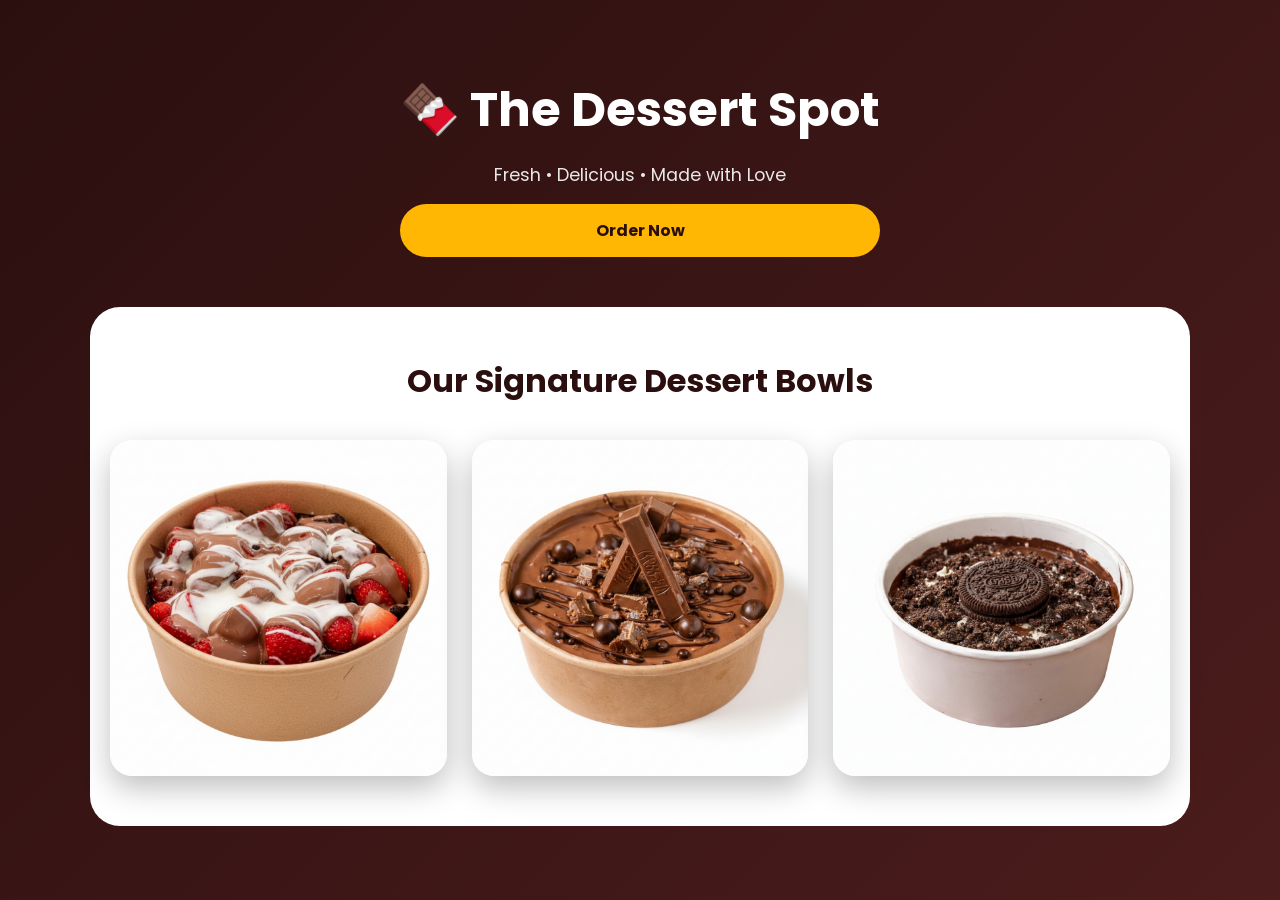
<file: The Dessart Spot 1/index.html>
<!DOCTYPE html>
<html lang="en">

<head>
  <meta charset="UTF-8" />
  <title>The Dessert Spot – Home</title>
  <meta name="viewport" content="width=device-width, initial-scale=1.0">

  <!-- Google Font -->
  <link href="https://fonts.googleapis.com/css2?family=Poppins:wght@300;500;700&display=swap" rel="stylesheet">

  <style>
    /* RESET */
    * {
      margin: 0;
      padding: 0;
      box-sizing: border-box;
      font-family: 'Poppins', sans-serif;
    }

    /* BODY CENTER */
    body {
      min-height: 100vh;
      display: flex;
      align-items: center;
      justify-content: center;
      background: linear-gradient(135deg, #2b0f0f, #4b1c1c);
      color: #fff;
    }

    /* PAGE CONTAINER */
    .page {
      width: 100%;
      max-width: 1100px;
      display: flex;
      flex-direction: column;
      align-items: center;
      gap: 50px;
      animation: popIn 0.9s ease forwards;
    }

    /* HERO SECTION */
    .hero {
      text-align: center;
      display: flex;
      flex-direction: column;
      gap: 16px;
    }

    .hero h1 {
      font-size: 3rem;
      animation: slideDown 1s ease;
    }

    .hero p {
      opacity: 0.9;
      font-size: 1.1rem;
    }

    /* BUTTON */
    .order-cta {
      background: #ffb703;
      color: #2b0f0f;
      padding: 14px 36px;
      border-radius: 30px;
      font-weight: bold;
      text-decoration: none;
      animation: pulse 2s infinite;
      transition: transform .3s ease, box-shadow .3s ease;
    }

    .order-cta:hover {
      transform: scale(1.1);
      box-shadow: 0 12px 30px rgba(0, 0, 0, .5);
    }

    @keyframes pulse {
      0% {
        box-shadow: 0 0 0 0 rgba(255, 183, 3, .7)
      }

      70% {
        box-shadow: 0 0 0 18px rgba(255, 183, 3, 0)
      }

      100% {
        box-shadow: 0 0 0 0 rgba(255, 183, 3, 0)
      }
    }


    .btn:hover {
      transform: scale(1.08);
      box-shadow: 0 10px 25px rgba(0, 0, 0, 0.5);
    }

    /* GALLERY */
    .gallery {
      width: 100%;
      background: #fff;
      color: #2b0f0f;
      padding: 50px 20px;
      border-radius: 30px;
      text-align: center;
    }

    .gallery h2 {
      font-size: 2rem;
      margin-bottom: 35px;
    }

    /* IMAGE GRID */
    .image-grid {
      display: grid;
      grid-template-columns: repeat(auto-fit, minmax(220px, 1fr));
      gap: 25px;
    }

    .image-grid img {
      width: 100%;
      border-radius: 22px;
      opacity: 0;
      animation: popImage 0.8s ease forwards, float 4s ease-in-out infinite;
      box-shadow: 0 12px 30px rgba(0, 0, 0, 0.25);
      transition: transform 0.4s ease;
    }

    .image-grid img:hover {
      transform: scale(1.08);
    }

    /* IMAGE DELAYS */
    .image-grid img:nth-child(1) {
      animation-delay: 0.3s
    }

    .image-grid img:nth-child(2) {
      animation-delay: 0.7s
    }

    .image-grid img:nth-child(3) {
      animation-delay: 1.1s
    }

    /* ANIMATIONS */
    @keyframes popIn {
      from {
        opacity: 0;
        transform: scale(0.85)
      }

      to {
        opacity: 1;
        transform: scale(1)
      }
    }

    @keyframes slideDown {
      from {
        transform: translateY(-40px);
        opacity: 0
      }

      to {
        transform: translateY(0);
        opacity: 1
      }
    }

    @keyframes popImage {
      from {
        transform: scale(0.8);
        opacity: 0
      }

      to {
        transform: scale(1);
        opacity: 1
      }
    }

    @keyframes float {
      0% {
        transform: translateY(0)
      }

      50% {
        transform: translateY(-12px)
      }

      100% {
        transform: translateY(0)
      }
    }

    /* MOBILE */
    @media(max-width:600px) {
      .hero h1 {
        font-size: 2.2rem;
      }

      .gallery h2 {
        font-size: 1.6rem;
      }
    }
  </style>
</head>

<body>

  <div class="page">

    <!-- HERO -->
    <header class="hero">
      <h1>🍫 The Dessert Spot</h1>
      <p>Fresh • Delicious • Made with Love</p>
      <a href="customer.html" class="order-cta">Order Now</a>
      </a>

      <script>
        function goToCustomer() {
          window.location.href = "customer.html";
        }
      </script>

    </header>

    <!-- GALLERY -->
    <section class="gallery">
      <h2>Our Signature Dessert Bowls</h2>
      <div class="image-grid">
        <img src="Gemini_Generated_Image_ksa1bgksa1bgksa1.png" alt="Dessert Bowl 1">
        <img src="Gemini_Generated_Image_hokxabhokxabhokx.png" alt="Dessert Bowl 2">
        <img src="Gemini_Generated_Image_9xeq4y9xeq4y9xeq.png" alt="Dessert Bowl 3">
      </div>
    </section>

  </div>

</body>

</html>
</file>
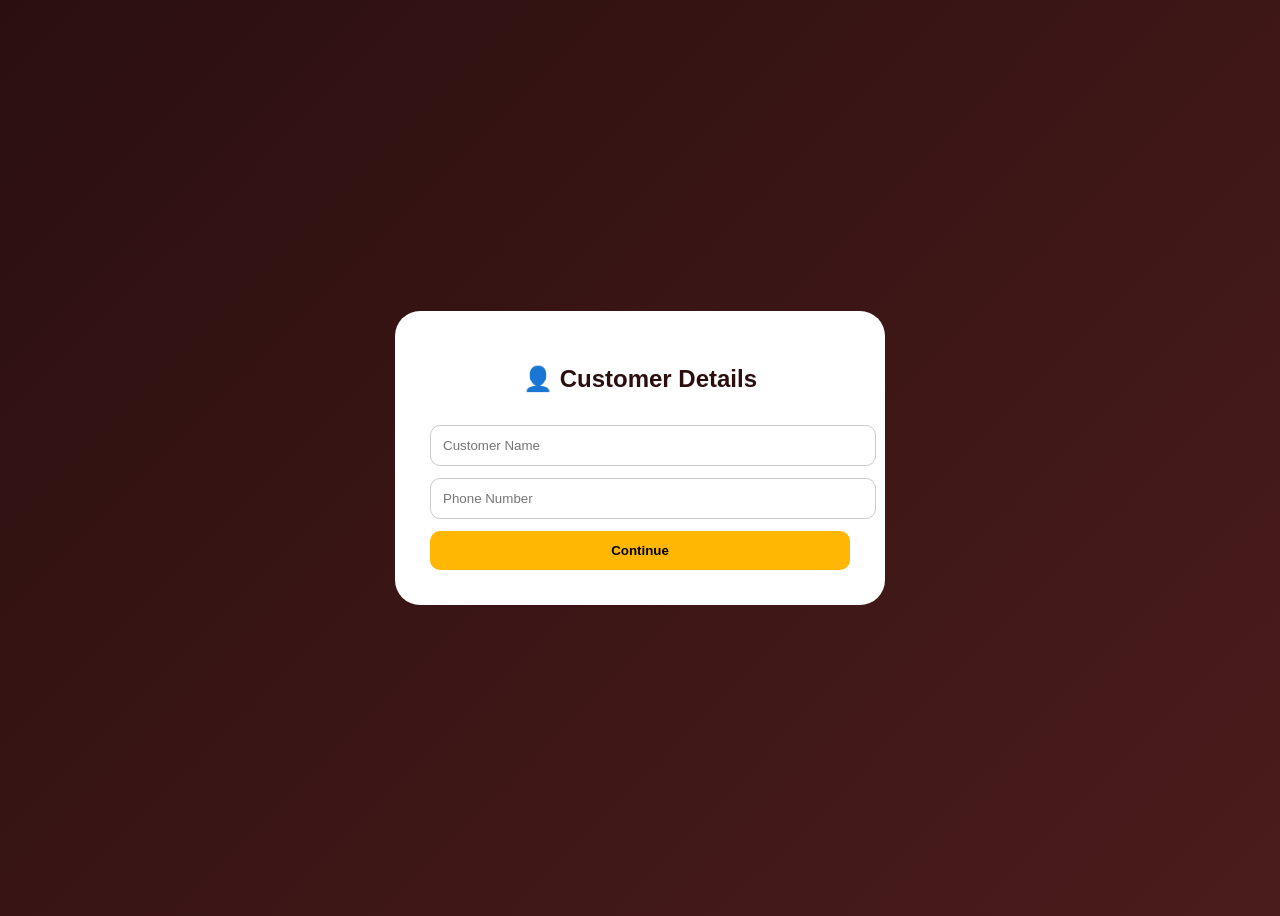
<file: The Dessart Spot 1/customer.html>
<!DOCTYPE html>
<html lang="en">
<head>
<meta charset="UTF-8">
<meta name="viewport" content="width=device-width, initial-scale=1.0">
<title>Customer Details</title>

<style>
body{
  min-height:100vh;
  display:flex;
  justify-content:center;
  align-items:center;
  background:linear-gradient(135deg,#2b0f0f,#4b1c1c);
  font-family:Poppins,sans-serif;
}
.card{
  background:#fff;
  padding:35px;
  width:100%;
  max-width:420px;
  border-radius:25px;
  animation:pop 0.8s ease;
}
h2{text-align:center;margin-bottom:20px;color:#2b0f0f}
input,button{
  width:100%;
  padding:12px;
  margin-top:12px;
  border-radius:10px;
  border:1px solid #ccc;
}
button{
  background:#ffb703;
  border:none;
  font-weight:bold;
  cursor:pointer;
}
@keyframes pop{
  from{opacity:0;transform:scale(.9) translateY(20px)}
  to{opacity:1;transform:scale(1) translateY(0)}
}
</style>
</head>

<body>

<div class="card">
  <h2>👤 Customer Details</h2>

  <!-- REQUIRED INPUTS -->
  <input type="text" id="name" placeholder="Customer Name" required>
  <input type="tel" id="phone" placeholder="Phone Number" required>

  <!-- CONTINUE BUTTON -->
  <button onclick="continueOrder()">Continue</button>
</div>

<script>
function continueOrder(){
  const name = document.getElementById("name").value.trim();
  const phone = document.getElementById("phone").value.trim();

  if(!name || !phone){
    alert("Please enter name and phone number");
    return;
  }

  // ✅ SAVE DETAILS (THIS IS CRITICAL)
  localStorage.setItem("customerName", name);
  localStorage.setItem("customerPhone", phone);

  // ✅ GO TO ORDER PAGE
  window.location.href = "order.html";
}
</script>

</body>
</html>
</file>
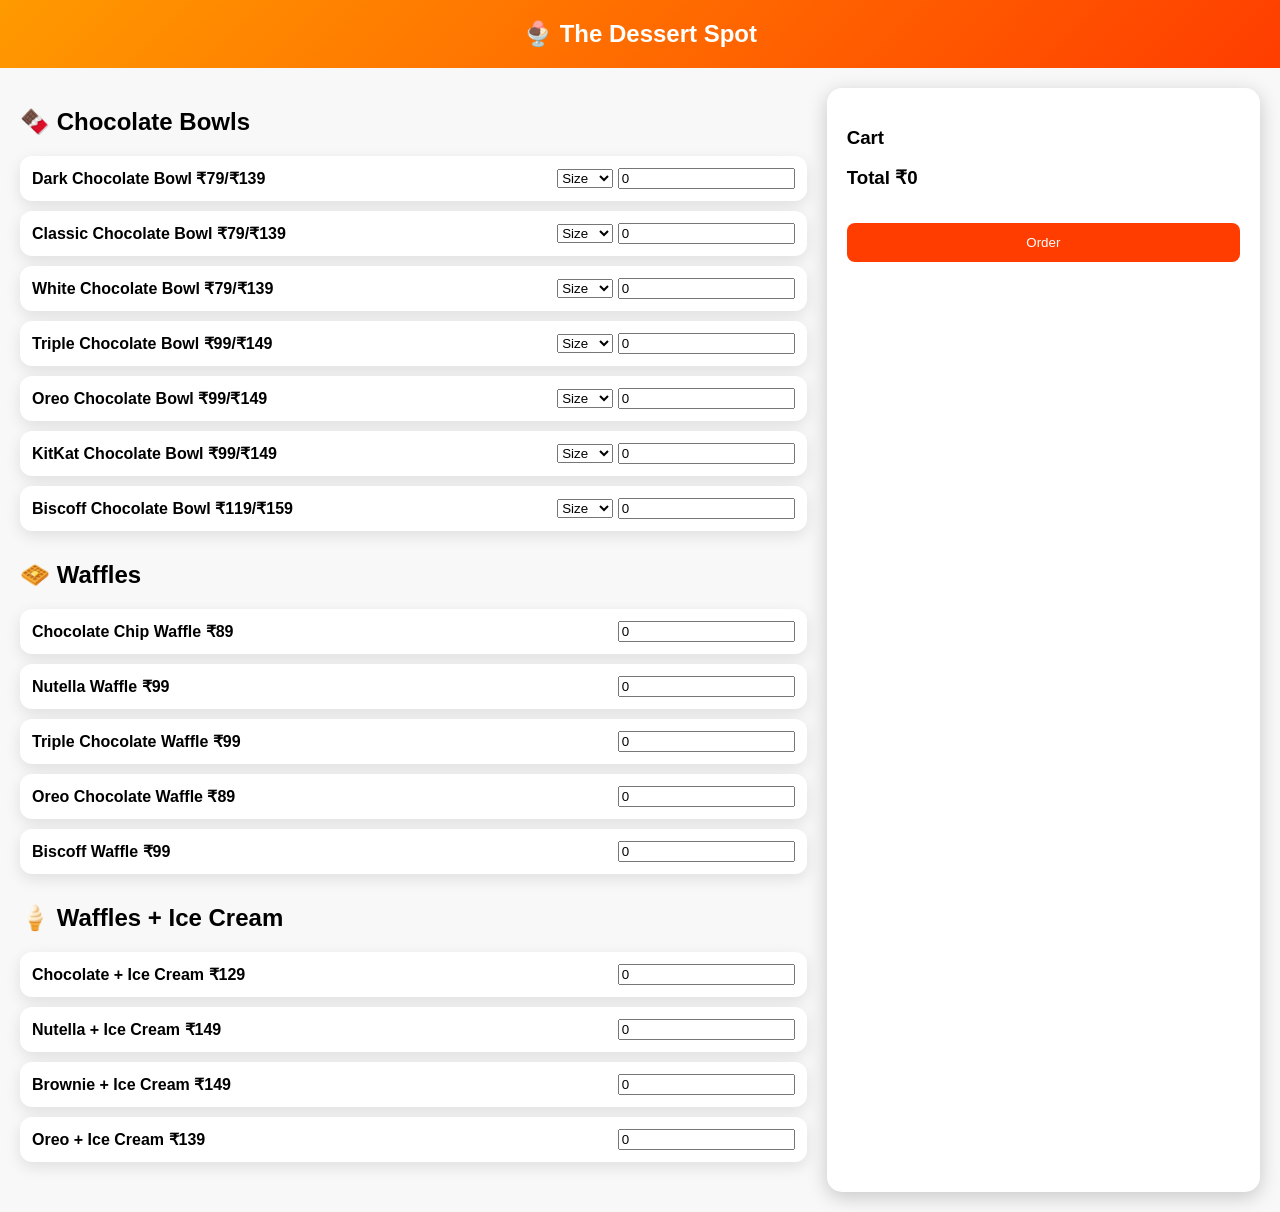
<file: The Dessart Spot 1/order-LAPTOP-5S6NKMVB.html>
<!DOCTYPE html>
<html lang="en">

<head>
  <meta charset="UTF-8">
  <meta name="viewport" content="width=device-width, initial-scale=1.0">
  <title>The Dessert Spot</title>

  <style>
    body {
      margin: 0;
      font-family: Poppins, sans-serif;
      background: #f8f8f8;
    }

    .header {
      background: linear-gradient(135deg, #ff9a00, #ff3d00);
      color: white;
      padding: 20px;
      text-align: center;
      font-size: 24px;
      font-weight: bold;
    }

    .container {
      display: flex;
      gap: 20px;
      padding: 20px;
    }

    .menu {
      flex: 2;
    }

    .category {
      margin-bottom: 30px;
    }

    .item {
      display: flex;
      justify-content: space-between;
      align-items: center;
      background: white;
      padding: 12px;
      border-radius: 12px;
      margin-bottom: 10px;
      box-shadow: 0 5px 15px rgba(0, 0, 0, 0.1);
      transition: 0.3s;
    }

    .item:hover {
      transform: scale(1.02);
    }

    .item img {
      width: 60px;
      animation: float 3s infinite;
    }

    @keyframes float {
      0% {
        transform: translateY(0)
      }

      50% {
        transform: translateY(-5px)
      }

      100% {
        transform: translateY(0)
      }
    }

    .cart {
      flex: 1;
      background: white;
      padding: 20px;
      border-radius: 15px;
      box-shadow: 0 5px 20px rgba(0, 0, 0, 0.2);
    }

    button {
      background: #ff9a00;
      border: none;
      padding: 8px;
      border-radius: 8px;
      cursor: pointer;
    }

    .checkout {
      width: 100%;
      margin-top: 15px;
      padding: 12px;
      background: #ff3d00;
      color: white;
    }
  </style>
</head>

<body>

  <div class="header">🍨 The Dessert Spot</div>

  <div class="container">

    <div class="menu">

      <!-- CHOCOLATE BOWLS -->
      <div class="category">
        <h2>🍫 Chocolate Bowls</h2>

        <div class="item" data-name="Dark Chocolate Bowl" data-small="79" data-big="139">
          <b>Dark Chocolate Bowl ₹79/₹139</b>
          <div>
            <select class="size">
              <option value="">Size</option>
              <option>Small</option>
              <option>Big</option>
            </select>
            <input type="number" value="0" class="qty">
          </div>
        </div>

        <div class="item" data-name="Classic Chocolate Bowl" data-small="79" data-big="139">
          <b>Classic Chocolate Bowl ₹79/₹139</b>
          <div>
            <select class="size">
              <option>Size</option>
              <option>Small</option>
              <option>Big</option>
            </select>
            <input type="number" value="0" class="qty">
          </div>
        </div>

        <div class="item" data-name="White Chocolate Bowl" data-small="79" data-big="139">
          <b>White Chocolate Bowl ₹79/₹139</b>
          <div>
            <select class="size">
              <option>Size</option>
              <option>Small</option>
              <option>Big</option>
            </select>
            <input type="number" value="0" class="qty">
          </div>
        </div>

        <div class="item" data-name="Triple Chocolate Bowl" data-small="99" data-big="149">
          <b>Triple Chocolate Bowl ₹99/₹149</b>
          <div>
            <select class="size">
              <option>Size</option>
              <option>Small</option>
              <option>Big</option>
            </select>
            <input type="number" value="0" class="qty">
          </div>
        </div>

        <div class="item" data-name="Oreo Chocolate Bowl" data-small="99" data-big="149">
          <b>Oreo Chocolate Bowl ₹99/₹149</b>
          <div>
            <select class="size">
              <option>Size</option>
              <option>Small</option>
              <option>Big</option>
            </select>
            <input type="number" value="0" class="qty">
          </div>
        </div>

        <div class="item" data-name="KitKat Chocolate Bowl" data-small="99" data-big="149">
          <b>KitKat Chocolate Bowl ₹99/₹149</b>
          <div>
            <select class="size">
              <option>Size</option>
              <option>Small</option>
              <option>Big</option>
            </select>
            <input type="number" value="0" class="qty">
          </div>
        </div>

        <div class="item" data-name="Biscoff Chocolate Bowl" data-small="119" data-big="159">
          <b>Biscoff Chocolate Bowl ₹119/₹159</b>
          <div>
            <select class="size">
              <option>Size</option>
              <option>Small</option>
              <option>Big</option>
            </select>
            <input type="number" value="0" class="qty">
          </div>
        </div>

      </div>

      <!-- WAFFLES -->
      <div class="category">
        <h2>🧇 Waffles</h2>

        <div class="item" data-name="Chocolate Chip Waffle" data-price="89">
          <b>Chocolate Chip Waffle ₹89</b>
          <input type="number" value="0" class="qty">
        </div>

        <div class="item" data-name="Nutella Waffle" data-price="99">
          <b>Nutella Waffle ₹99</b>
          <input type="number" value="0" class="qty">
        </div>

        <div class="item" data-name="Triple Chocolate Waffle" data-price="99">
          <b>Triple Chocolate Waffle ₹99</b>
          <input type="number" value="0" class="qty">
        </div>

        <div class="item" data-name="Oreo Chocolate Waffle" data-price="89">
          <b>Oreo Chocolate Waffle ₹89</b>
          <input type="number" value="0" class="qty">
        </div>

        <div class="item" data-name="Biscoff Waffle" data-price="99">
          <b>Biscoff Waffle ₹99</b>
          <input type="number" value="0" class="qty">
        </div>

      </div>

      <!-- WAFFLE + ICE CREAM -->
      <div class="category">
        <h2>🍦 Waffles + Ice Cream</h2>

        <div class="item" data-name="Chocolate Waffle + Ice Cream" data-price="129">
          <b>Chocolate + Ice Cream ₹129</b>
          <input type="number" value="0" class="qty">
        </div>

        <div class="item" data-name="Nutella Waffle + Ice Cream" data-price="149">
          <b>Nutella + Ice Cream ₹149</b>
          <input type="number" value="0" class="qty">
        </div>

        <div class="item" data-name="Brownie Waffle + Ice Cream" data-price="149">
          <b>Brownie + Ice Cream ₹149</b>
          <input type="number" value="0" class="qty">
        </div>

        <div class="item" data-name="Oreo Waffle + Ice Cream" data-price="139">
          <b>Oreo + Ice Cream ₹139</b>
          <input type="number" value="0" class="qty">
        </div>

      </div>

    </div>

    <!-- CART -->
    <div class="cart">
      <h3>Cart</h3>
      <div id="cart"></div>
      <h3>Total ₹<span id="total">0</span></h3>
      <button class="checkout" onclick="order()">Order</button>
    </div>

  </div>

  <script>

    let items = document.querySelectorAll(".item");

    function calc() {
      let total = 0;
      let cartHTML = "";

      items.forEach(i => {
        let qty = i.querySelector(".qty").value;

        if (qty > 0) {

          let price = 0;

          if (i.dataset.price) {
            price = Number(i.dataset.price);
          } else {
            let size = i.querySelector(".size").value;
            price = size === "Big" ? i.dataset.big : i.dataset.small;
          }

          total += price * qty;

          cartHTML += `<p>${i.dataset.name} x${qty}</p>`;
        }
      });

      document.getElementById("total").innerText = total;
      document.getElementById("cart").innerHTML = cartHTML;

      localStorage.setItem("orderTotal", total);
    }

    document.querySelectorAll("input,select").forEach(e => {
      e.addEventListener("change", calc);
    });

    function order() {
      window.location.href = "success.html";
    }
    db.ref("menu").on("value", function (snapshot) {

      const menuDiv = document.getElementById("menu");
      menuDiv.innerHTML = "";

      snapshot.forEach(function (child) {

        let item = child.val();

        if (item.category === "bowl") {

          menuDiv.innerHTML += `
<div class="item" data-small="${item.small}" data-big="${item.big}">
<span>${item.name}</span>

<select class="size">
<option value="">Size</option>
<option value="Small">Small</option>
<option value="Big">Big</option>
</select>

<input type="number" min="0" value="0" class="qty">
</div>
`;

        } else {

          menuDiv.innerHTML += `
<div class="item" data-price="${item.price}">
<span>${item.name}</span>

<input type="number" min="0" value="0" class="qty">
</div>
`;

        }

      });

      attachEvents();

    });
  </script>

</body>

</html>
</file>
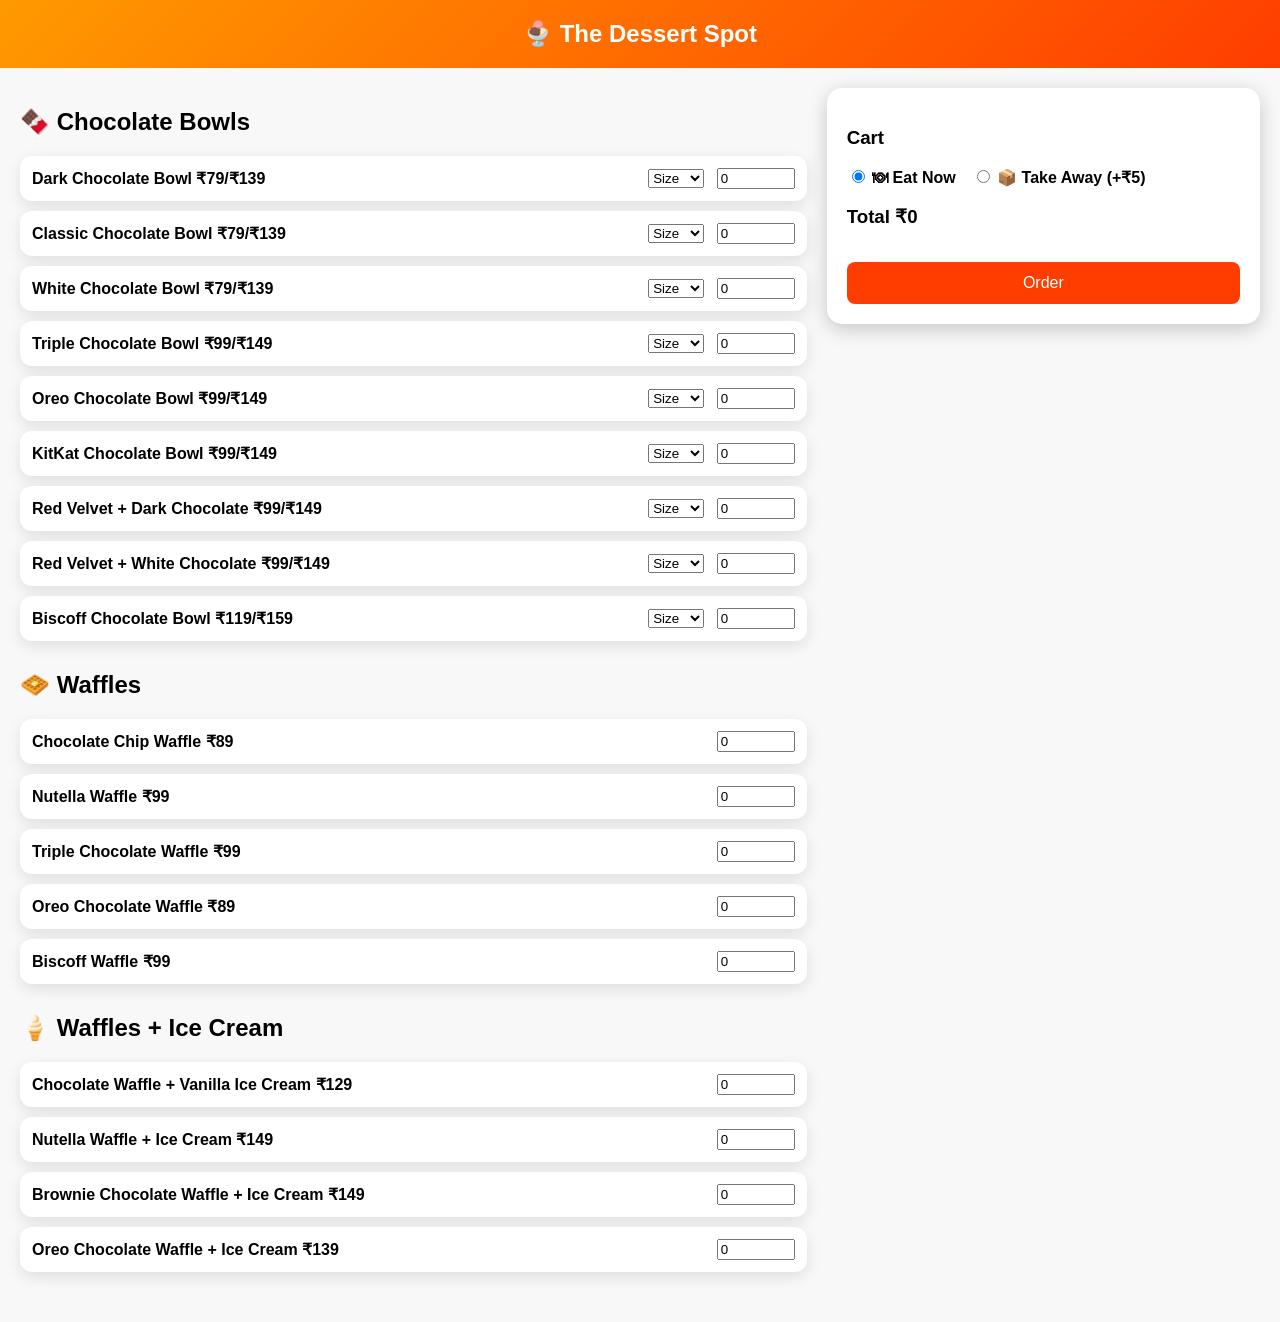
<file: The Dessart Spot 1/order.html>
<!DOCTYPE html>
<html lang="en">

<head>
  <meta charset="UTF-8">
  <meta name="viewport" content="width=device-width, initial-scale=1.0">
  <title>The Dessert Spot</title>

  <style>
    body {
      margin: 0;
      font-family: Poppins, sans-serif;
      background: #f8f8f8;
    }

    .header {
      background: linear-gradient(135deg, #ff9a00, #ff3d00);
      color: white;
      padding: 20px;
      text-align: center;
      font-size: 24px;
      font-weight: bold;
    }

    .container {
      display: flex;
      gap: 20px;
      padding: 20px;
    }

    .menu {
      flex: 2;
    }

    .category {
      margin-bottom: 30px;
    }

    .item {
      display: flex;
      justify-content: space-between;
      align-items: center;
      background: white;
      padding: 12px;
      border-radius: 12px;
      margin-bottom: 10px;
      box-shadow: 0 5px 15px rgba(0, 0, 0, 0.1);
      transition: 0.3s;
    }

    .item:hover {
      transform: scale(1.02);
    }

    .cart {
      flex: 1;
      background: white;
      padding: 20px;
      border-radius: 15px;
      box-shadow: 0 5px 20px rgba(0, 0, 0, 0.2);
      height: fit-content;
    }

    .cart p {
      margin: 6px 0;
    }

    button {
      background: #ff9a00;
      border: none;
      padding: 8px;
      border-radius: 8px;
      cursor: pointer;
    }

    .checkout {
      width: 100%;
      margin-top: 15px;
      padding: 12px;
      background: #ff3d00;
      color: white;
      font-size: 16px;
    }

    .order-type {
      margin: 15px 0;
      display: flex;
      gap: 16px;
      flex-wrap: wrap;
    }

    .order-type label {
      font-weight: 600;
    }

    input.qty {
      width: 70px;
    }

    select.size {
      margin-right: 8px;
    }
  </style>
</head>

<body>

  <div class="header">🍨 The Dessert Spot</div>

  <div class="container">

    <div class="menu">

      <!-- CHOCOLATE BOWLS -->
      <div class="category">
        <h2>🍫 Chocolate Bowls</h2>

        <div class="item" data-name="Dark Chocolate Bowl" data-small="79" data-big="139">
          <b>Dark Chocolate Bowl ₹79/₹139</b>
          <div>
            <select class="size">
              <option value="">Size</option>
              <option value="Small">Small</option>
              <option value="Big">Big</option>
            </select>
            <input type="number" min="0" value="0" class="qty">
          </div>
        </div>

        <div class="item" data-name="Classic Chocolate Bowl" data-small="79" data-big="139">
          <b>Classic Chocolate Bowl ₹79/₹139</b>
          <div>
            <select class="size">
              <option value="">Size</option>
              <option value="Small">Small</option>
              <option value="Big">Big</option>
            </select>
            <input type="number" min="0" value="0" class="qty">
          </div>
        </div>

        <div class="item" data-name="White Chocolate Bowl" data-small="79" data-big="139">
          <b>White Chocolate Bowl ₹79/₹139</b>
          <div>
            <select class="size">
              <option value="">Size</option>
              <option value="Small">Small</option>
              <option value="Big">Big</option>
            </select>
            <input type="number" min="0" value="0" class="qty">
          </div>
        </div>

        <div class="item" data-name="Triple Chocolate Bowl" data-small="99" data-big="149">
          <b>Triple Chocolate Bowl ₹99/₹149</b>
          <div>
            <select class="size">
              <option value="">Size</option>
              <option value="Small">Small</option>
              <option value="Big">Big</option>
            </select>
            <input type="number" min="0" value="0" class="qty">
          </div>
        </div>

        <div class="item" data-name="Oreo Chocolate Bowl" data-small="99" data-big="149">
          <b>Oreo Chocolate Bowl ₹99/₹149</b>
          <div>
            <select class="size">
              <option value="">Size</option>
              <option value="Small">Small</option>
              <option value="Big">Big</option>
            </select>
            <input type="number" min="0" value="0" class="qty">
          </div>
        </div>

        <div class="item" data-name="KitKat Chocolate Bowl" data-small="99" data-big="149">
          <b>KitKat Chocolate Bowl ₹99/₹149</b>
          <div>
            <select class="size">
              <option value="">Size</option>
              <option value="Small">Small</option>
              <option value="Big">Big</option>
            </select>
            <input type="number" min="0" value="0" class="qty">
          </div>
        </div>

        <div class="item" data-name="Red Velvet + Dark Chocolate" data-small="99" data-big="149">
          <b>Red Velvet + Dark Chocolate ₹99/₹149</b>
          <div>
            <select class="size">
              <option value="">Size</option>
              <option value="Small">Small</option>
              <option value="Big">Big</option>
            </select>
            <input type="number" min="0" value="0" class="qty">
          </div>
        </div>

        <div class="item" data-name="Red Velvet + White Chocolate" data-small="99" data-big="149">
          <b>Red Velvet + White Chocolate ₹99/₹149</b>
          <div>
            <select class="size">
              <option value="">Size</option>
              <option value="Small">Small</option>
              <option value="Big">Big</option>
            </select>
            <input type="number" min="0" value="0" class="qty">
          </div>
        </div>

        <div class="item" data-name="Biscoff Chocolate Bowl" data-small="119" data-big="159">
          <b>Biscoff Chocolate Bowl ₹119/₹159</b>
          <div>
            <select class="size">
              <option value="">Size</option>
              <option value="Small">Small</option>
              <option value="Big">Big</option>
            </select>
            <input type="number" min="0" value="0" class="qty">
          </div>
        </div>
      </div>

      <!-- WAFFLES -->
      <div class="category">
        <h2>🧇 Waffles</h2>

        <div class="item" data-name="Chocolate Chip Waffle" data-price="89">
          <b>Chocolate Chip Waffle ₹89</b>
          <input type="number" min="0" value="0" class="qty">
        </div>

        <div class="item" data-name="Nutella Waffle" data-price="99">
          <b>Nutella Waffle ₹99</b>
          <input type="number" min="0" value="0" class="qty">
        </div>

        <div class="item" data-name="Triple Chocolate Waffle" data-price="99">
          <b>Triple Chocolate Waffle ₹99</b>
          <input type="number" min="0" value="0" class="qty">
        </div>

        <div class="item" data-name="Oreo Chocolate Waffle" data-price="89">
          <b>Oreo Chocolate Waffle ₹89</b>
          <input type="number" min="0" value="0" class="qty">
        </div>

        <div class="item" data-name="Biscoff Waffle" data-price="99">
          <b>Biscoff Waffle ₹99</b>
          <input type="number" min="0" value="0" class="qty">
        </div>
      </div>

      <!-- WAFFLES + ICE CREAM -->
      <div class="category">
        <h2>🍦 Waffles + Ice Cream</h2>

        <div class="item" data-name="Chocolate Waffle + Vanilla Ice Cream" data-price="129">
          <b>Chocolate Waffle + Vanilla Ice Cream ₹129</b>
          <input type="number" min="0" value="0" class="qty">
        </div>

        <div class="item" data-name="Nutella Waffle + Ice Cream" data-price="149">
          <b>Nutella Waffle + Ice Cream ₹149</b>
          <input type="number" min="0" value="0" class="qty">
        </div>

        <div class="item" data-name="Brownie Chocolate Waffle + Ice Cream" data-price="149">
          <b>Brownie Chocolate Waffle + Ice Cream ₹149</b>
          <input type="number" min="0" value="0" class="qty">
        </div>

        <div class="item" data-name="Oreo Chocolate Waffle + Ice Cream" data-price="139">
          <b>Oreo Chocolate Waffle + Ice Cream ₹139</b>
          <input type="number" min="0" value="0" class="qty">
        </div>
      </div>

    </div>

    <!-- CART -->
    <div class="cart">
      <h3>Cart</h3>

      <div class="order-type">
        <label>
          <input type="radio" name="type" value="eat" checked>
          🍽 Eat Now
        </label>
        <label>
          <input type="radio" name="type" value="take">
          📦 Take Away (+₹5)
        </label>
      </div>

      <div id="cart"></div>
      <h3>Total ₹<span id="total">0</span></h3>
      <button class="checkout" onclick="placeOrder()">Order</button>
    </div>

  </div>

  <script>
    const items = document.querySelectorAll(".item");

    function calc() {
      let total = 0;
      let cartHTML = "";
      let cartData = [];

      items.forEach(item => {
        const qty = Number(item.querySelector(".qty").value);

        if (qty <= 0) return;

        let price = 0;
        let size = "";

        if (item.dataset.price) {
          price = Number(item.dataset.price);
        } else {
          const sizeSelect = item.querySelector(".size");
          size = sizeSelect.value;

          if (!size) return;

          price = size === "Big"
            ? Number(item.dataset.big)
            : Number(item.dataset.small);
        }

        const itemTotal = price * qty;
        total += itemTotal;

        cartHTML += `<p>${item.dataset.name}${size ? " - " + size : ""} x ${qty} = ₹${itemTotal}</p>`;

        cartData.push({
          name: item.dataset.name,
          size: size,
          qty: qty,
          price: price
        });
      });

      const orderType = document.querySelector('input[name="type"]:checked').value;
      if (orderType === "take" && total > 0) {
        total += 5;
        cartHTML += `<p>Take Away Charge = ₹5</p>`;
      }

      document.getElementById("cart").innerHTML = cartHTML;
      document.getElementById("total").innerText = total;

      localStorage.setItem("cart", JSON.stringify(cartData));
      localStorage.setItem("orderTotal", total);
      localStorage.setItem("orderType", orderType);
    }

    document.querySelectorAll("input, select").forEach(el => {
      el.addEventListener("input", calc);
      el.addEventListener("change", calc);
    });

    function placeOrder() {
      const total = Number(document.getElementById("total").innerText);

      if (total <= 0) {
        alert("Please select items first");
        return;
      }

      window.location.href = "success.html";
    }
  </script>

</body>

</html>
</file>
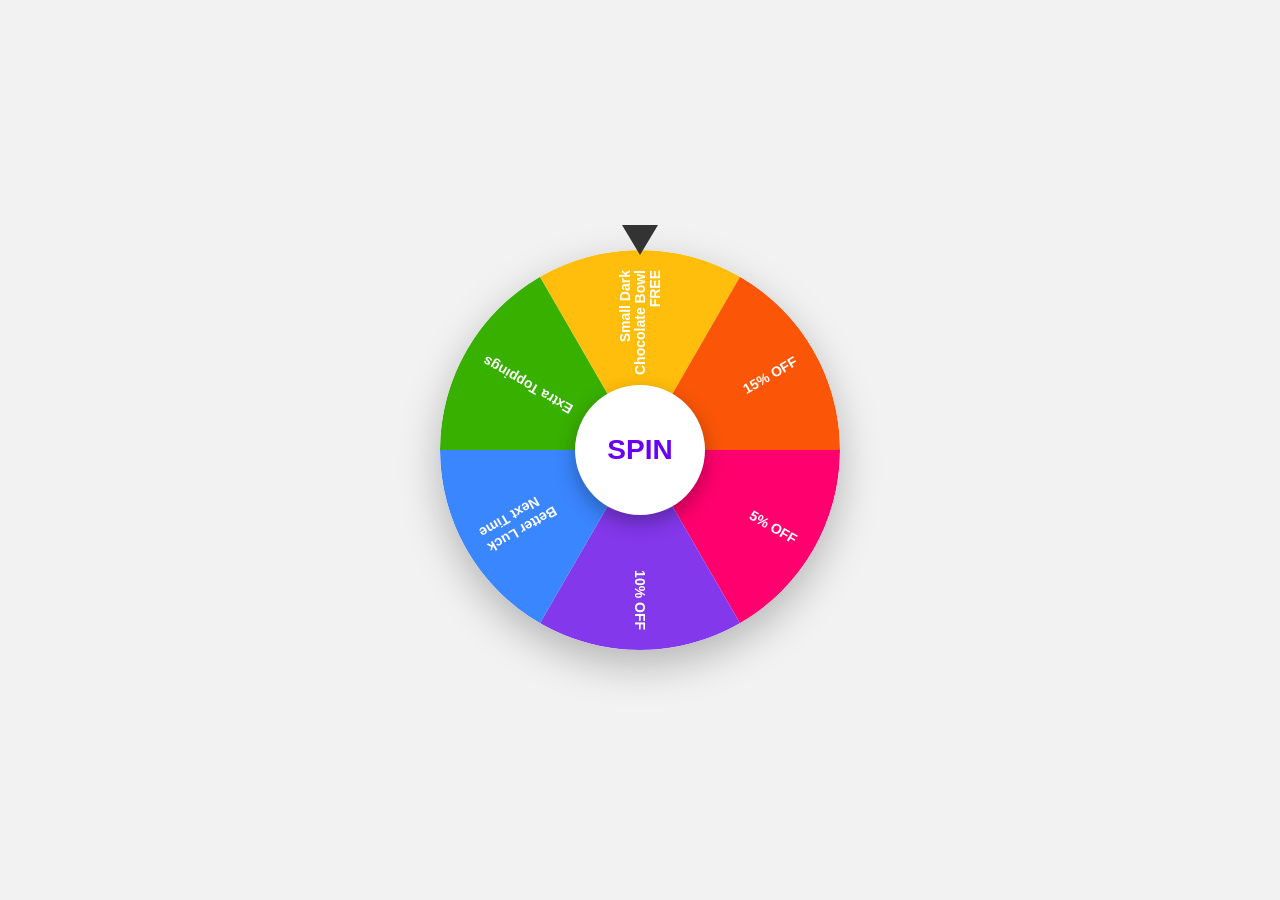
<file: The Dessart Spot 1/spin.html>
<!DOCTYPE html>
<html>
<head>
<meta charset="UTF-8">
<title>Premium Spin Wheel</title>

<style>

body{
  margin:0;
  height:100vh;
  display:flex;
  justify-content:center;
  align-items:center;
  background:#f2f2f2;
  font-family:Poppins,sans-serif;
}

.container{
  position:relative;
  width:400px;
  height:400px;
}

canvas{
  width:100%;
  height:100%;
  border-radius:50%;
  box-shadow:0 15px 40px rgba(0,0,0,0.25);
  transition:transform 6s cubic-bezier(0.22,1,0.36,1);
}

.pointer{
  position:absolute;
  top:-25px;
  left:50%;
  transform:translateX(-50%);
  width:0;
  height:0;
  border-left:18px solid transparent;
  border-right:18px solid transparent;
  border-top:30px solid #333;
  z-index:10;
}

.center-btn{
  position:absolute;
  width:130px;
  height:130px;
  background:white;
  border-radius:50%;
  top:50%;
  left:50%;
  transform:translate(-50%,-50%);
  display:flex;
  justify-content:center;
  align-items:center;
  font-size:28px;
  font-weight:bold;
  color:#6a00f4;
  box-shadow:0 8px 20px rgba(0,0,0,0.3);
  cursor:pointer;
  user-select:none;
}

/* ===== POPUP ===== */

.popup{
  position:fixed;
  inset:0;
  background:rgba(0,0,0,0.6);
  display:flex;
  justify-content:center;
  align-items:center;
  visibility:hidden;
  opacity:0;
  transition:0.4s;
}

.popup.active{
  visibility:visible;
  opacity:1;
}

.popup-box{
  background:white;
  padding:30px 40px;
  border-radius:20px;
  text-align:center;
  animation:pop 0.4s ease;
}

@keyframes pop{
  from{transform:scale(0.5);}
  to{transform:scale(1);}
}

#continueBtn{
  margin-top:15px;
  padding:10px 20px;
  font-size:16px;
  border:none;
  border-radius:10px;
  background:#6a00f4;
  color:white;
  cursor:pointer;
}

</style>
</head>

<body>

<div class="container">
  <div class="pointer"></div>
  <canvas id="wheel" width="400" height="400"></canvas>
  <div class="center-btn" id="spinBtn">SPIN</div>
</div>


<!-- POPUP -->
<div class="popup" id="popup">
  <div class="popup-box">
    <h2 id="popupTitle"></h2>
    <p id="popupText"></p>

    <button id="continueBtn" onclick="finishOrder()">Continue</button>
  </div>
</div>


<script>

const canvas = document.getElementById("wheel");
const ctx = canvas.getContext("2d");
const spinBtn = document.getElementById("spinBtn");
const popup = document.getElementById("popup");
const popupTitle = document.getElementById("popupTitle");
const popupText = document.getElementById("popupText");

const rewards = [
  "5% OFF",
  "10% OFF",
  "Better Luck Next Time",
  "Extra Toppings",
  "Small Dark Chocolate Bowl FREE",
  "15% OFF"
];

const colors = [
  "#ff006e",
  "#8338ec",
  "#3a86ff",
  "#38b000",
  "#ffbe0b",
  "#fb5607"
];

let currentRotation = 0;

/* DRAW WHEEL */

function drawWheel(){

  const sliceAngle = (2*Math.PI)/rewards.length;

  for(let i=0;i<rewards.length;i++){

    const start = i*sliceAngle;
    const end = start + sliceAngle;

    ctx.beginPath();
    ctx.moveTo(200,200);
    ctx.arc(200,200,200,start,end);
    ctx.fillStyle = colors[i];
    ctx.fill();

    ctx.save();
    ctx.translate(200,200);
    ctx.rotate(start + sliceAngle/2);

    ctx.fillStyle="white";
    ctx.font="bold 14px Arial";
    ctx.textAlign="right";

    if(i === 4){
      ctx.fillText("Small Dark",180,-10);
      ctx.fillText("Chocolate Bowl",180,5);
      ctx.fillText("FREE",180,20);
    }
    else if(i === 2){
      ctx.fillText("Better Luck",180,-5);
      ctx.fillText("Next Time",180,12);
    }
    else{
      ctx.fillText(rewards[i],180,5);
    }

    ctx.restore();
  }
}

drawWheel();


/* CONTROLLED PROBABILITY */

function getControlledIndex(){

  const chance = Math.floor(Math.random()*20)+1;

  if(chance === 1){
      const rare = [4,5];
      return rare[Math.floor(Math.random()*rare.length)];
  }

  const normal = [0,0,1,2,2,2,3];
  return normal[Math.floor(Math.random()*normal.length)];
}


/* SPIN */

spinBtn.addEventListener("click",function(){

  spinBtn.style.pointerEvents="none";

  const index = getControlledIndex();

  const sliceAngle = 360 / rewards.length;
  const pointerAngle = 270;

  const targetAngle =
      pointerAngle - (index * sliceAngle + sliceAngle/2);

  const spins = 8;

  const finalRotation =
      currentRotation +
      spins * 360 +
      (targetAngle - (currentRotation % 360));

  currentRotation = finalRotation;

  canvas.style.transform = "rotate("+finalRotation+"deg)";


  setTimeout(function(){

      const reward = rewards[index];

      if(reward === "Better Luck Next Time"){
          popupTitle.innerText = "Oops!";
          popupText.innerText = "Better Luck Next Time";
      }
      else{
          popupTitle.innerText = "Congratulations 🎉";
          popupText.innerText = "You Won: " + reward;
      }

      popup.classList.add("active");

      spinBtn.style.pointerEvents="auto";

  },6000);

});


/* CONTINUE */

function finishOrder(){

 const reward = popupText.innerText;

 localStorage.setItem("spinReward",reward);

 window.location.href="success.html";

}

</script>

</body>
</html>
</file>
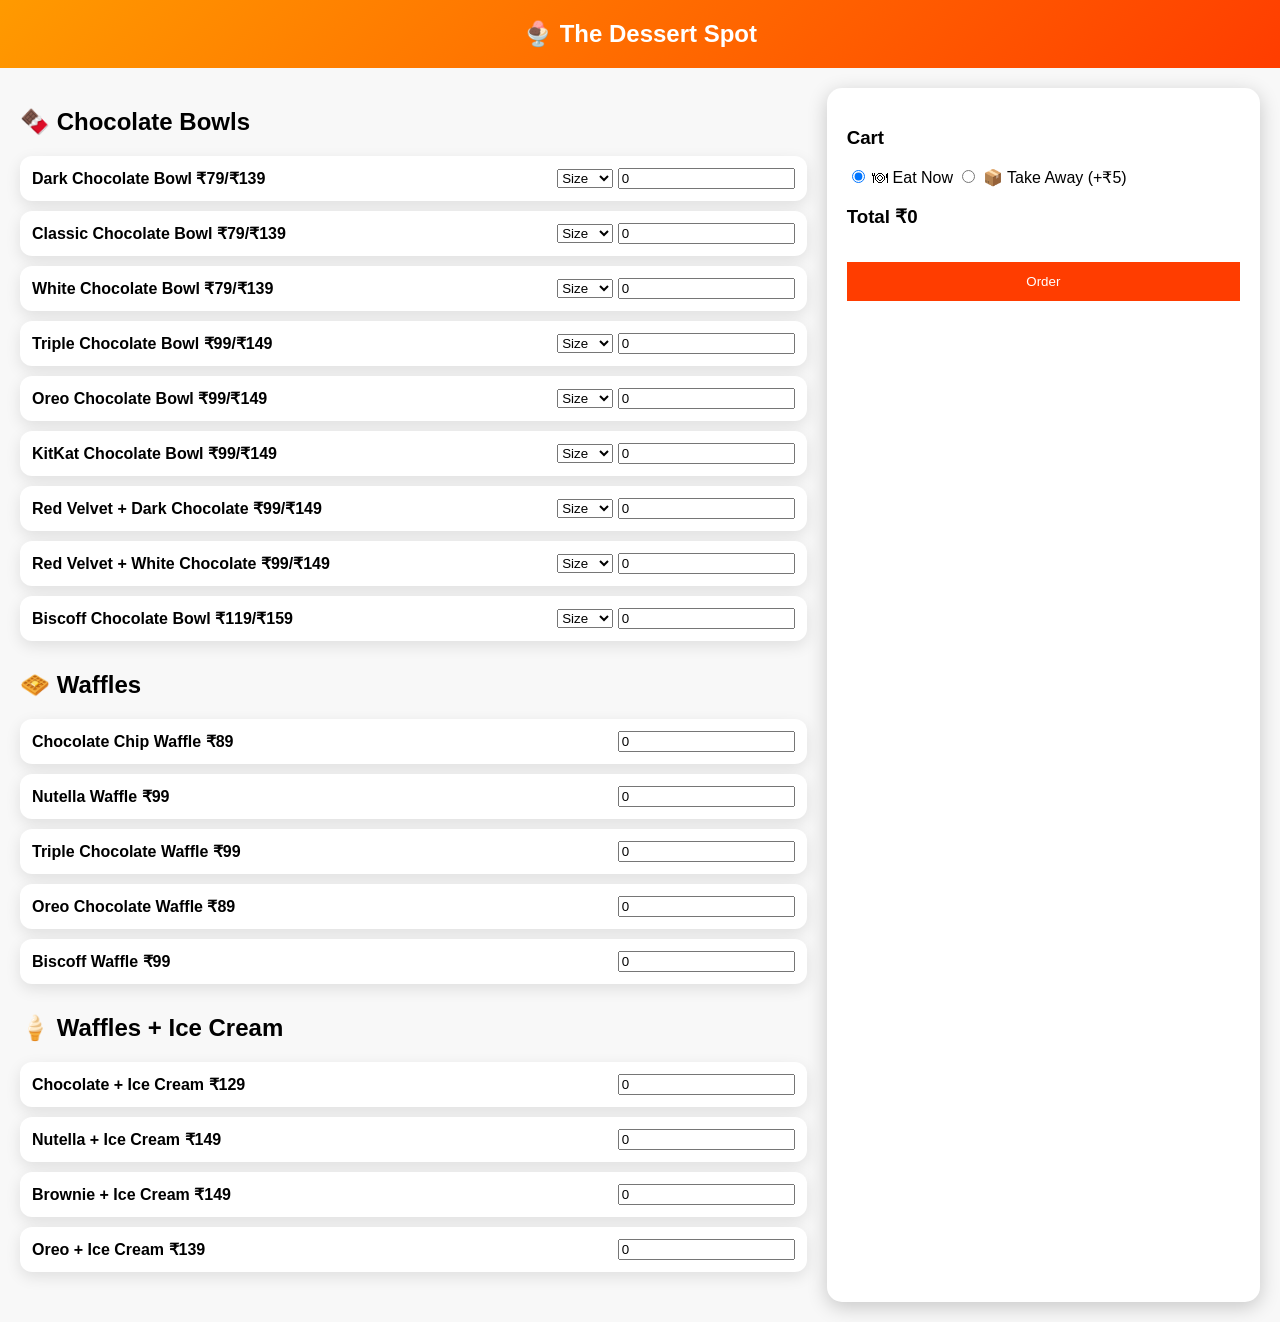
<file: The Dessart Spot 1/try.html>
<!DOCTYPE html>
<html lang="en">

<head>
    <meta charset="UTF-8">
    <meta name="viewport" content="width=device-width, initial-scale=1.0">
    <title>The Dessert Spot</title>

    <style>
        body {
            margin: 0;
            font-family: Poppins, sans-serif;
            background: #f8f8f8;
        }

        .header {
            background: linear-gradient(135deg, #ff9a00, #ff3d00);
            color: white;
            padding: 20px;
            text-align: center;
            font-size: 24px;
            font-weight: bold;
        }

        .container {
            display: flex;
            gap: 20px;
            padding: 20px;
        }

        .menu {
            flex: 2;
        }

        .category {
            margin-bottom: 30px;
        }

        .item {
            display: flex;
            justify-content: space-between;
            align-items: center;
            background: white;
            padding: 12px;
            border-radius: 12px;
            margin-bottom: 10px;
            box-shadow: 0 5px 15px rgba(0, 0, 0, 0.1);
        }

        .cart {
            flex: 1;
            background: white;
            padding: 20px;
            border-radius: 15px;
            box-shadow: 0 5px 20px rgba(0, 0, 0, 0.2);
        }

        .checkout {
            width: 100%;
            margin-top: 15px;
            padding: 12px;
            background: #ff3d00;
            color: white;
            border: none;
        }
    </style>
</head>

<body>

    <div class="header">🍨 The Dessert Spot</div>

    <div class="container">

        <div class="menu">

            <!-- CHOCOLATE BOWLS -->
            <div class="category">
                <h2>🍫 Chocolate Bowls</h2>

                <!-- ALL ITEMS -->
                <div class="item" data-name="Dark Chocolate Bowl" data-small="79" data-big="139">
                    <b>Dark Chocolate Bowl ₹79/₹139</b>
                    <div><select class="size">
                            <option value="">Size</option>
                            <option>Small</option>
                            <option>Big</option>
                        </select>
                        <input type="number" value="0" class="qty">
                    </div>
                </div>

                <div class="item" data-name="Classic Chocolate Bowl" data-small="79" data-big="139">
                    <b>Classic Chocolate Bowl ₹79/₹139</b>
                    <div><select class="size">
                            <option value="">Size</option>
                            <option>Small</option>
                            <option>Big</option>
                        </select>
                        <input type="number" value="0" class="qty">
                    </div>
                </div>

                <div class="item" data-name="White Chocolate Bowl" data-small="79" data-big="139">
                    <b>White Chocolate Bowl ₹79/₹139</b>
                    <div><select class="size">
                            <option value="">Size</option>
                            <option>Small</option>
                            <option>Big</option>
                        </select>
                        <input type="number" value="0" class="qty">
                    </div>
                </div>

                <div class="item" data-name="Triple Chocolate Bowl" data-small="99" data-big="149">
                    <b>Triple Chocolate Bowl ₹99/₹149</b>
                    <div><select class="size">
                            <option value="">Size</option>
                            <option>Small</option>
                            <option>Big</option>
                        </select>
                        <input type="number" value="0" class="qty">
                    </div>
                </div>

                <div class="item" data-name="Oreo Chocolate Bowl" data-small="99" data-big="149">
                    <b>Oreo Chocolate Bowl ₹99/₹149</b>
                    <div><select class="size">
                            <option value="">Size</option>
                            <option>Small</option>
                            <option>Big</option>
                        </select>
                        <input type="number" value="0" class="qty">
                    </div>
                </div>

                <div class="item" data-name="KitKat Chocolate Bowl" data-small="99" data-big="149">
                    <b>KitKat Chocolate Bowl ₹99/₹149</b>
                    <div><select class="size">
                            <option value="">Size</option>
                            <option>Small</option>
                            <option>Big</option>
                        </select>
                        <input type="number" value="0" class="qty">
                    </div>
                </div>

                <div class="item" data-name="Red Velvet + Dark Chocolate" data-small="99" data-big="149">
                    <b>Red Velvet + Dark Chocolate ₹99/₹149</b>
                    <div><select class="size">
                            <option value="">Size</option>
                            <option>Small</option>
                            <option>Big</option>
                        </select>
                        <input type="number" value="0" class="qty">
                    </div>
                </div>

                <div class="item" data-name="Red Velvet + White Chocolate" data-small="99" data-big="149">
                    <b>Red Velvet + White Chocolate ₹99/₹149</b>
                    <div><select class="size">
                            <option value="">Size</option>
                            <option>Small</option>
                            <option>Big</option>
                        </select>
                        <input type="number" value="0" class="qty">
                    </div>
                </div>

                <div class="item" data-name="Biscoff Chocolate Bowl" data-small="119" data-big="159">
                    <b>Biscoff Chocolate Bowl ₹119/₹159</b>
                    <div><select class="size">
                            <option value="">Size</option>
                            <option>Small</option>
                            <option>Big</option>
                        </select>
                        <input type="number" value="0" class="qty">
                    </div>
                </div>

            </div>

            <!-- WAFFLES -->
            <div class="category">
                <h2>🧇 Waffles</h2>

                <div class="item" data-name="Chocolate Chip Waffle" data-price="89"><b>Chocolate Chip Waffle
                        ₹89</b><input type="number" value="0" class="qty"></div>
                <div class="item" data-name="Nutella Waffle" data-price="99"><b>Nutella Waffle ₹99</b><input
                        type="number" value="0" class="qty"></div>
                <div class="item" data-name="Triple Chocolate Waffle" data-price="99"><b>Triple Chocolate Waffle
                        ₹99</b><input type="number" value="0" class="qty"></div>
                <div class="item" data-name="Oreo Chocolate Waffle" data-price="89"><b>Oreo Chocolate Waffle
                        ₹89</b><input type="number" value="0" class="qty"></div>
                <div class="item" data-name="Biscoff Waffle" data-price="99"><b>Biscoff Waffle ₹99</b><input
                        type="number" value="0" class="qty"></div>

            </div>

            <!-- WAFFLE + ICE CREAM -->
            <div class="category">
                <h2>🍦 Waffles + Ice Cream</h2>

                <div class="item" data-name="Chocolate + Ice Cream" data-price="129"><b>Chocolate + Ice Cream
                        ₹129</b><input type="number" value="0" class="qty"></div>
                <div class="item" data-name="Nutella + Ice Cream" data-price="149"><b>Nutella + Ice Cream ₹149</b><input
                        type="number" value="0" class="qty"></div>
                <div class="item" data-name="Brownie + Ice Cream" data-price="149"><b>Brownie + Ice Cream ₹149</b><input
                        type="number" value="0" class="qty"></div>
                <div class="item" data-name="Oreo + Ice Cream" data-price="139"><b>Oreo + Ice Cream ₹139</b><input
                        type="number" value="0" class="qty"></div>

            </div>

        </div>

        <!-- CART -->
        <div class="cart">
            <h3>Cart</h3>

            <label><input type="radio" name="type" value="eat" checked> 🍽 Eat Now</label>
            <label><input type="radio" name="type" value="take"> 📦 Take Away (+₹5)</label>

            <div id="cart"></div>
            <h3>Total ₹<span id="total">0</span></h3>

            <button class="checkout" onclick="order()">Order</button>
        </div>

    </div>

    <script>
        let items = document.querySelectorAll(".item");

        function calc() {
            let total = 0;
            let cartHTML = "";

            items.forEach(i => {
                let qty = Number(i.querySelector(".qty").value);

                if (qty > 0) {

                    let price = 0;

                    if (i.dataset.price) {
                        price = Number(i.dataset.price);
                    } else {
                        let size = i.querySelector(".size").value;
                        if (!size) return;
                        price = size === "Big" ? Number(i.dataset.big) : Number(i.dataset.small);
                    }

                    let itemTotal = price * qty;
                    total += itemTotal;

                    cartHTML += `<p>${i.dataset.name} x ${qty} = ₹${itemTotal}</p>`;
                }
            });

            let type = document.querySelector('input[name="type"]:checked').value;
            if (type === "take") total += 5;

            document.getElementById("total").innerText = total;
            document.getElementById("cart").innerHTML = cartHTML;
        }

        document.querySelectorAll("input,select").forEach(e => {
            e.addEventListener("input", calc);
            e.addEventListener("change", calc);
        });

        function order() {
            if (document.getElementById("total").innerText == "0") {
                alert("Select items first");
                return;
            }
            alert("Order placed successfully!");
        }
    </script>

</body>

</html>
</file>
